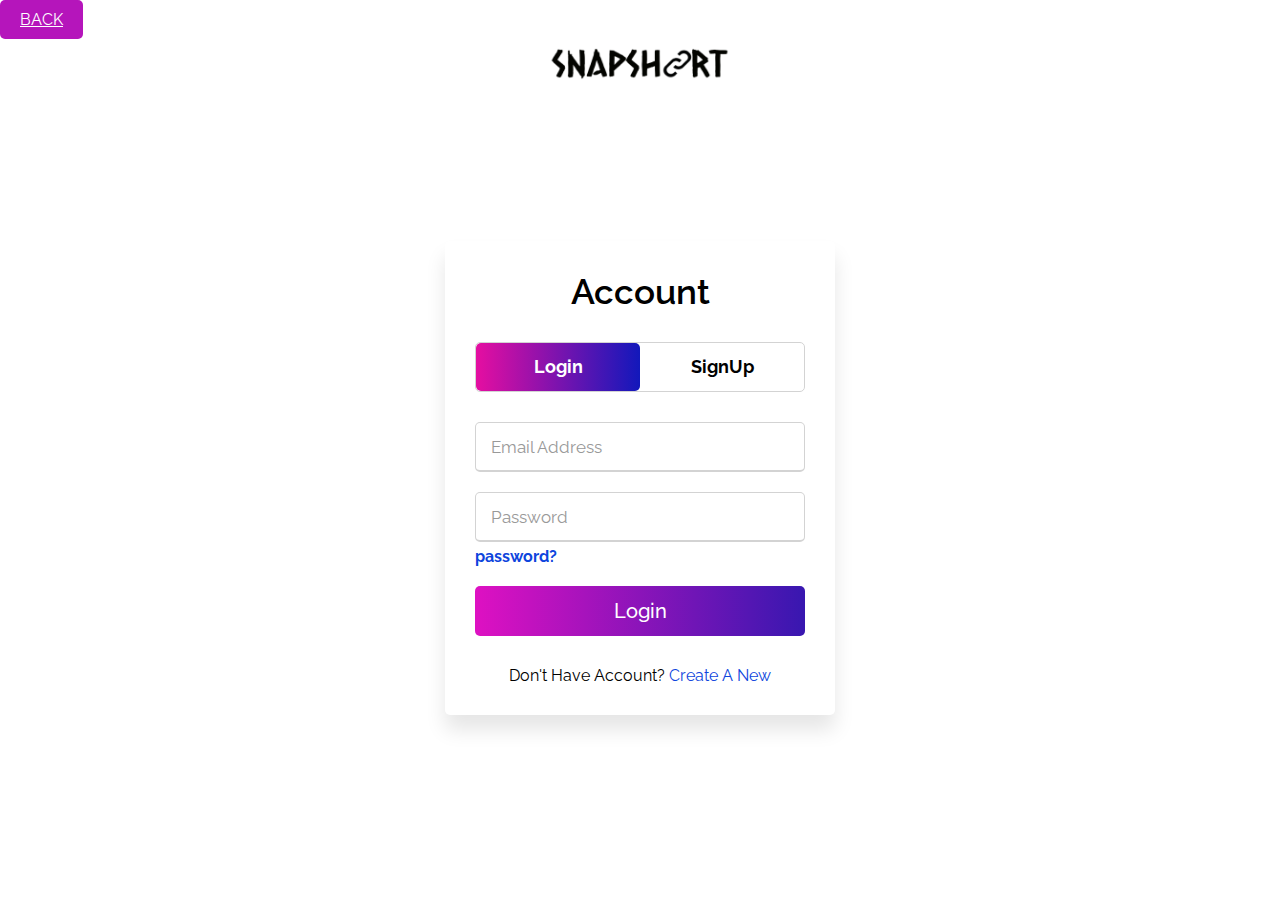
<file: login.html>
<!DOCTYPE html>
<html lang="en" dir="ltr">

<head>
  <meta charset="utf-8">
  <title>Sign Up | Log In</title>
  <link rel="stylesheet" href="style.css">
  <meta name="viewport" content="width=device-width, initial-scale=1.0">
</head>

<body>
  
  <button class="button"><a href="ind 2.html">BACK</a></button>
  
  <div class="alin">
  <img src="images/logo.png" style="width: 15%;height: 50px;" alt="logo" class="nav-logo">
  </br>
</br>
</br>
</br>
</br>
</br>
</br>
</br>
  <div class="alin">
  <div class="wrapper">
    <div class="title-text">
      <div class="title login">
        Account
      </div>
      <div class="title signup">
        Account
      </div>
    </div>
    <div class="form-container">
      <div class="slide-controls">
        <input type="radio" name="slide" id="login" checked>
        <input type="radio" name="slide" id="signup">
        <label for="login" class="slide login"><b>Login</b></label>
        <label for="signup" class="slide signup"><b>SignUp</b></label>
        <div class="slider-tab"></div>
      </div>
      <div class="form-inner">
        <form action="http://localhost:3000/login" class="login" method="POST">
          <div class="field">
            <input type="text" placeholder="Email Address" required>
          </div>
          <div class="field">
            <input type="password" placeholder="Password" required>
          </div>
          <div class="pass-link">
            <a href="#"><b> password?</b></a>
          </div>
          <div class="field btn">
            <div class="btn-layer"></div>
            <input type="submit" value="Login">
          </div>
          <div class="signup-link">
            Don't Have Account? <a href="">Create A New</a>
          </div>
        </form>
        <form action="http://localhost:3000/register" class="signup" method="POST">
          <div class="field">
            <input type="text" placeholder="Email Address" required>
          </div>
          <div class="field">
            <input type="password" placeholder="Password" required>
          </div>
          <div class="field">
            <input type="password" placeholder="Confirm Password" required>
          </div>
          <div class="field btn">
            <div class="btn-layer"></div>
            <input type="submit" value="SignUp">
          </div>
          <!-- Update your form actions -->
  
 
  
        </form>
      </div>
    </div>
  </div>
</div>
  <script>
    const loginText = document.querySelector(".title-text .login");
    const loginForm = document.querySelector("form.login");
    const loginBtn = document.querySelector("label.login");
    const signupBtn = document.querySelector("label.signup");
    const signupLink = document.querySelector("form .signup-link a");
    signupBtn.onclick = (() => {
      loginForm.style.marginLeft = "-50%";
      loginText.style.marginLeft = "-50%";
    });
    loginBtn.onclick = (() => {
      loginForm.style.marginLeft = "0%";
      loginText.style.marginLeft = "0%";
    });
    signupLink.onclick = (() => {
      signupBtn.click();
      return false;
    });
  </script>
</body>

</html>
</file>
<file: style.css>
@import url("https://fonts.googleapis.com/css2?family=Raleway:wght@300&display=swap");

* {
  margin: 0;
  padding: 0;
  box-sizing: border-box;
  font-family: "Raleway", sans-serif;
}
html,
body{
  background: -webkit-linear-gradient(left, #141293, rgb(225, 34, 232), 200, 246);
}
::selection {
  background: #ffffff;
  color: #000000;
}
.alin{
  place-items: center;
  display: grid;
  height: 100%;
  width: 100%;
  
  background: -webkit-linear-gradient(left, #141293, rgb(225, 34, 232), 200, 246);
}
.wrapper {
  overflow: hidden;
  max-width: 390px;
  background: #fff;
  padding: 30px;
  border-radius: 5px;
  box-shadow: 0px 15px 20px rgba(0, 0, 0, 0.1);
}
.wrapper .title-text {
  display: flex;
  width: 200%;
}
.wrapper .title {
  width: 50%;
  font-size: 35px;
  font-weight: 600;
  text-align: center;
  transition: all 0.6s cubic-bezier(0.68, -0.55, 0.265, 1.55);
}
.wrapper .slide-controls {
  position: relative;
  display: flex;
  height: 50px;
  width: 100%;
  overflow: hidden;
  margin: 30px 0 10px 0;
  justify-content: space-between;
  border: 1px solid lightgrey;
  border-radius: 5px;
}
.slide-controls .slide {
  height: 100%;
  width: 100%;
  color: #fff;
  font-size: 18px;
  font-weight: 500;
  text-align: center;
  line-height: 48px;
  cursor: pointer;
  z-index: 1;
  transition: all 0.6s ease;
}
.slide-controls label.signup {
  color: #000;
}
.slide-controls .slider-tab {
  position: absolute;
  height: 100%;
  width: 50%;
  left: 0;
  z-index: 0;
  border-radius: 5px;
  background: -webkit-linear-gradient(left, #e50ea1, #1218bb);
  transition: all 0.6s cubic-bezier(0.68, -0.55, 0.265, 1.55);
}
.button {
  display: inline-block;
  padding: 10px 20px;
  font-size: 16px;
  text-align: center;
  text-decoration: none;
  cursor: pointer;
  border: none;
  border-radius: 5px;
  transition: background-color 0.3s ease;
  background-color: rgb(181, 21, 187);
  color: #fff;
}
a{
  color: #fff;
}
.button:hover {
  background-color: #2b10c5;
}
input[type="radio"] {
  display: none;
}
#signup:checked ~ .slider-tab {
  left: 50%;
}
#signup:checked ~ label.signup {
  color: #fff;
  cursor: default;
  user-select: none;
}
#signup:checked ~ label.login {
  color: #000;
}
#login:checked ~ label.signup {
  color: #000;
}
#login:checked ~ label.login {
  cursor: default;
  user-select: none;
}
.wrapper .form-container {
  width: 100%;
  overflow: hidden;
}
.form-container .form-inner {
  display: flex;
  width: 200%;
}
.form-container .form-inner form {
  width: 50%;
  transition: all 0.6s cubic-bezier(0.68, -0.55, 0.265, 1.55);
}
.form-inner form .field {
  height: 50px;
  width: 100%;
  margin-top: 20px;
}
.form-inner form .field input {
  height: 100%;
  width: 100%;
  outline: none;
  padding-left: 15px;
  border-radius: 5px;
  border: 1px solid lightgrey;
  border-bottom-width: 2px;
  font-size: 17px;
  transition: all 0.3s ease;
}
.form-inner form .field input:focus {
  border-color: #12e8f0;
}
.form-inner form .field input::placeholder {
  color: #999;
  transition: all 0.3s ease;
}
form .field input:focus::placeholder {
  color: #b3b3b3;
}
.form-inner form .pass-link {
  margin-top: 5px;
}
.form-inner form .signup-link {
  text-align: center;
  margin-top: 30px;
}
.form-inner form .pass-link a,
.form-inner form .signup-link a {
  color: #0e45dd;
  text-decoration: none;
}
.form-inner form .pass-link a:hover,
.form-inner form .signup-link a:hover {
  text-decoration: underline;
}
form .btn {
  height: 50px;
  width: 100%;
  border-radius: 5px;
  position: relative;
  overflow: hidden;
}
form .btn .btn-layer {
  height: 100%;
  width: 300%;
  position: absolute;
  left: -100%;
  background: -webkit-linear-gradient(
    right,
    #d8de7b,
    #3817b0,
    #de11c2,
    #240bb0
  );
  border-radius: 5px;
  transition: all 0.4s ease;
}
form .btn:hover .btn-layer {
  left: 0;
}
form .btn input[type="submit"] {
  height: 100%;
  width: 100%;
  z-index: 2;
  position: relative;
  background: none;
  border: none;
  color: #fff;
  padding-left: 0;
  border-radius: 10px;
  font-size: 20px;
  font-weight: 500;
  cursor: pointer;
}
</file>
